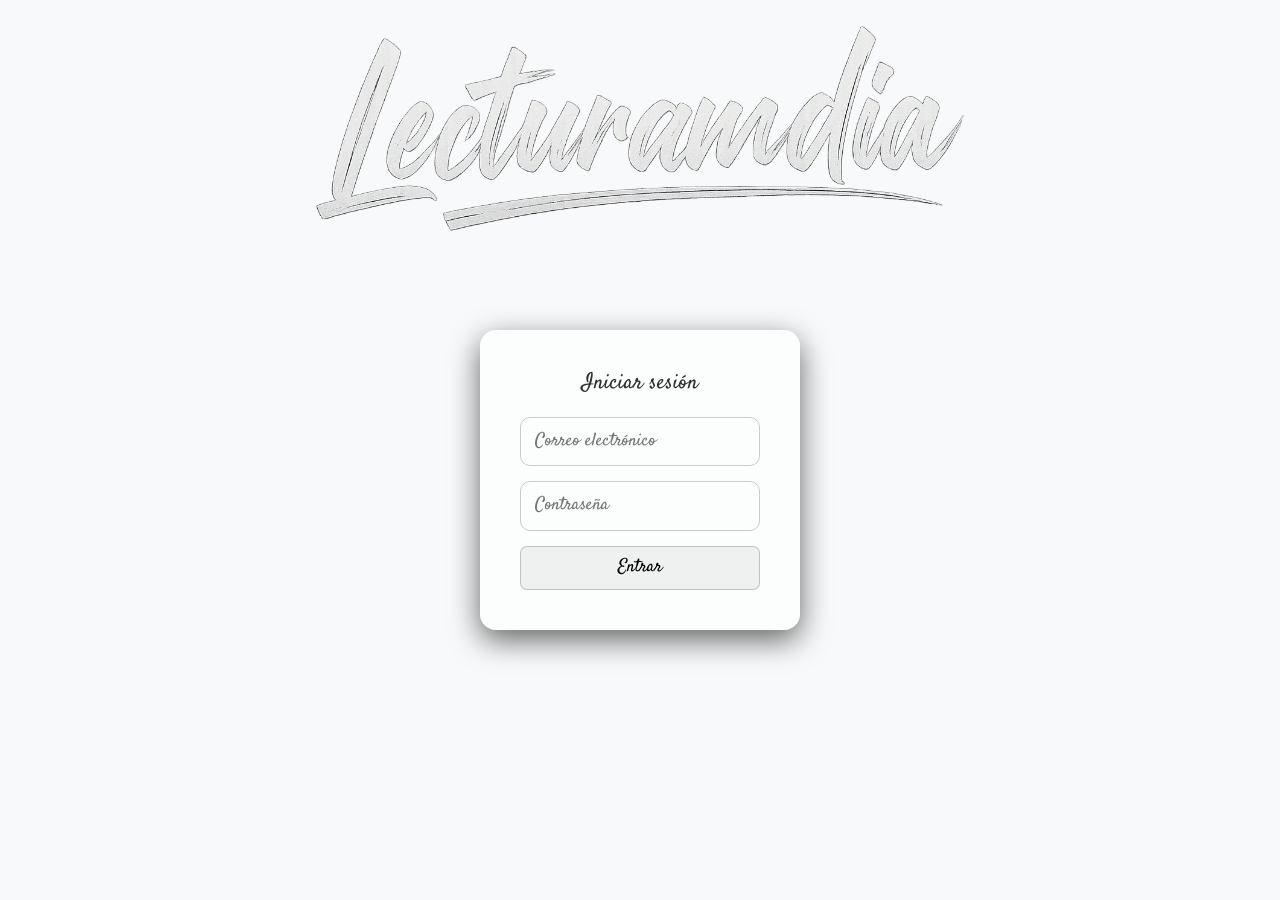
<file: index.html>
<!DOCTYPE html>
<html lang="es">
<head>
  <meta charset="UTF-8">
  <title>Lecturandia - Login</title>
  <meta name="viewport" content="width=device-width, initial-scale=1">
  <link href="https://cdn.jsdelivr.net/npm/bootstrap@5.3.3/dist/css/bootstrap.min.css" rel="stylesheet">
  <link rel="stylesheet" href="css/estilos.css">
  <link rel="icon" type="image/png" href="/favicon.png">
</head>

<body class="login-page bg-light d-flex align-items-center justify-content-center vh-100">

  <div class="login-container">

    <div class="login-box">

      <h2>Iniciar sesión</h2>

      <form id="loginForm">

        <div class="form-group">
          <input
            type="email"
            placeholder="Correo electrónico"
            id="usuario"
            required>
        </div>

        <div class="form-group">
          <input
            type="password"
            placeholder="Contraseña"
            id="password"
            required>
        </div>

        <button
          type="submit"
          class="btn-principal w-100"
          id="btnLogin">
          Entrar
        </button>

        <div id="login-error" class="error_login_oculto"></div>

      </form>

    </div>

  </div>

  <script type="module" src="js/connect.js"></script>

</body>
</html>
</file>
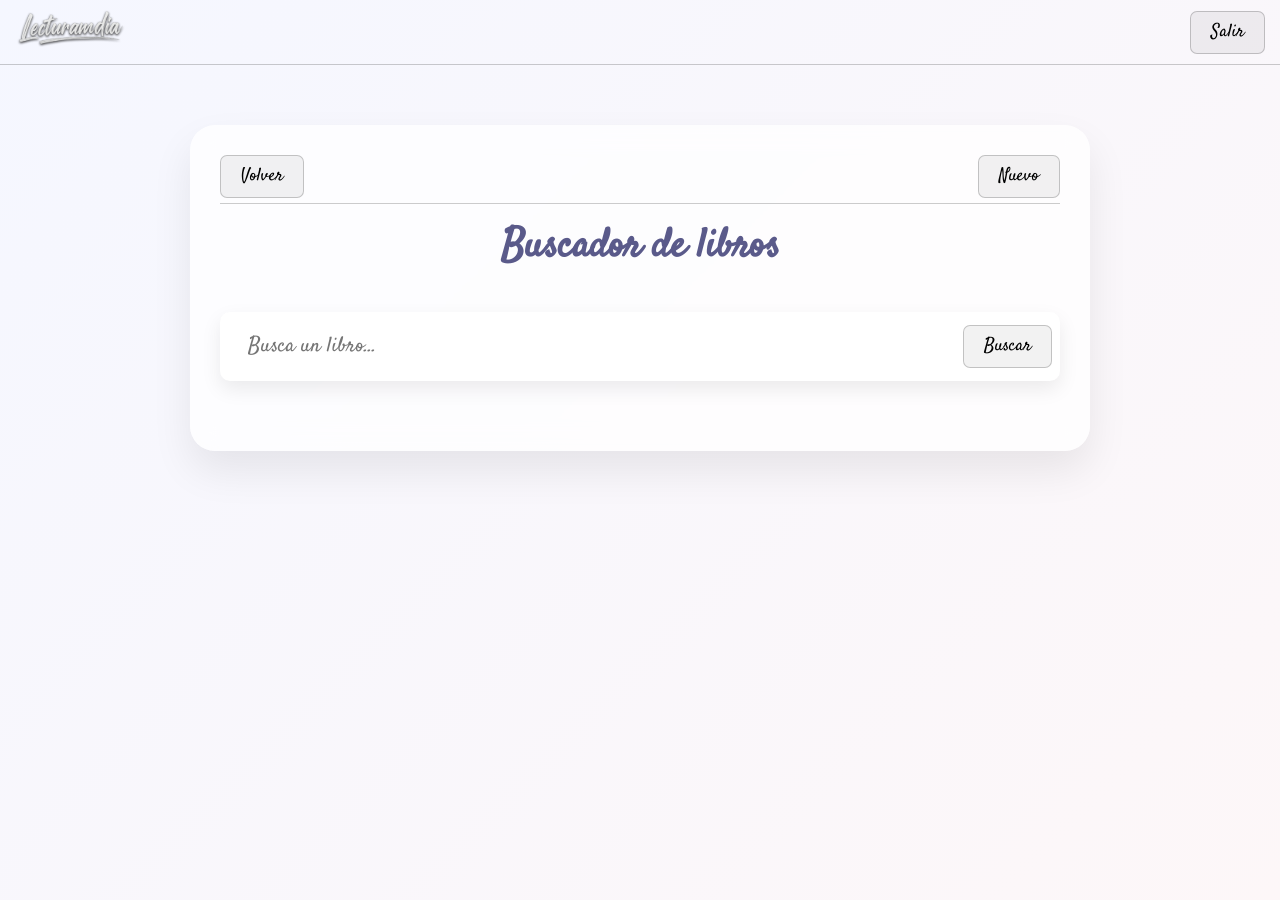
<file: buscar.html>
<!DOCTYPE html>
<html lang="es">
<head>
  <meta charset="UTF-8">
  <title>Buscador de libros</title>
  <link rel="stylesheet" href="css/estilos.css">
  <meta name="viewport" content="width=device-width, initial-scale=1">

</head>
<body>
<!-- ✅ BARRA SUPERIOR -->
   <div class="top-bar top-bar-top top-bar-libro">

    <div class="top-left-top">
      <img src="img/logo.png" class="logo-mini" alt="Lecturandia">
    </div>

    <div class="top-right-top">
      <span id="usuarioNombre"></span>
      <button id="btnLogout" class="btn-principal">Salir</button>
    </div>

  </div>
<div class="contenedor">
  
  <div class="top-bar-buscar">
    <button id="volver" class="btn-principal">
      Volver
    </button>
    <button id="nuevo" class="btn-principal">
      Nuevo
    </button>
  </div>

  
  <h1>Buscador de libros</h1>

  <div class="buscador">
    <input type="text" id="busqueda" placeholder="Busca un libro...">
    <button id="btnBuscar" class="btn-principal">Buscar</button>
  </div>

  <div id="resultados"></div>

</div>
<script type="module" src="js/buscar.js"></script>
</body>
</html>
</file>
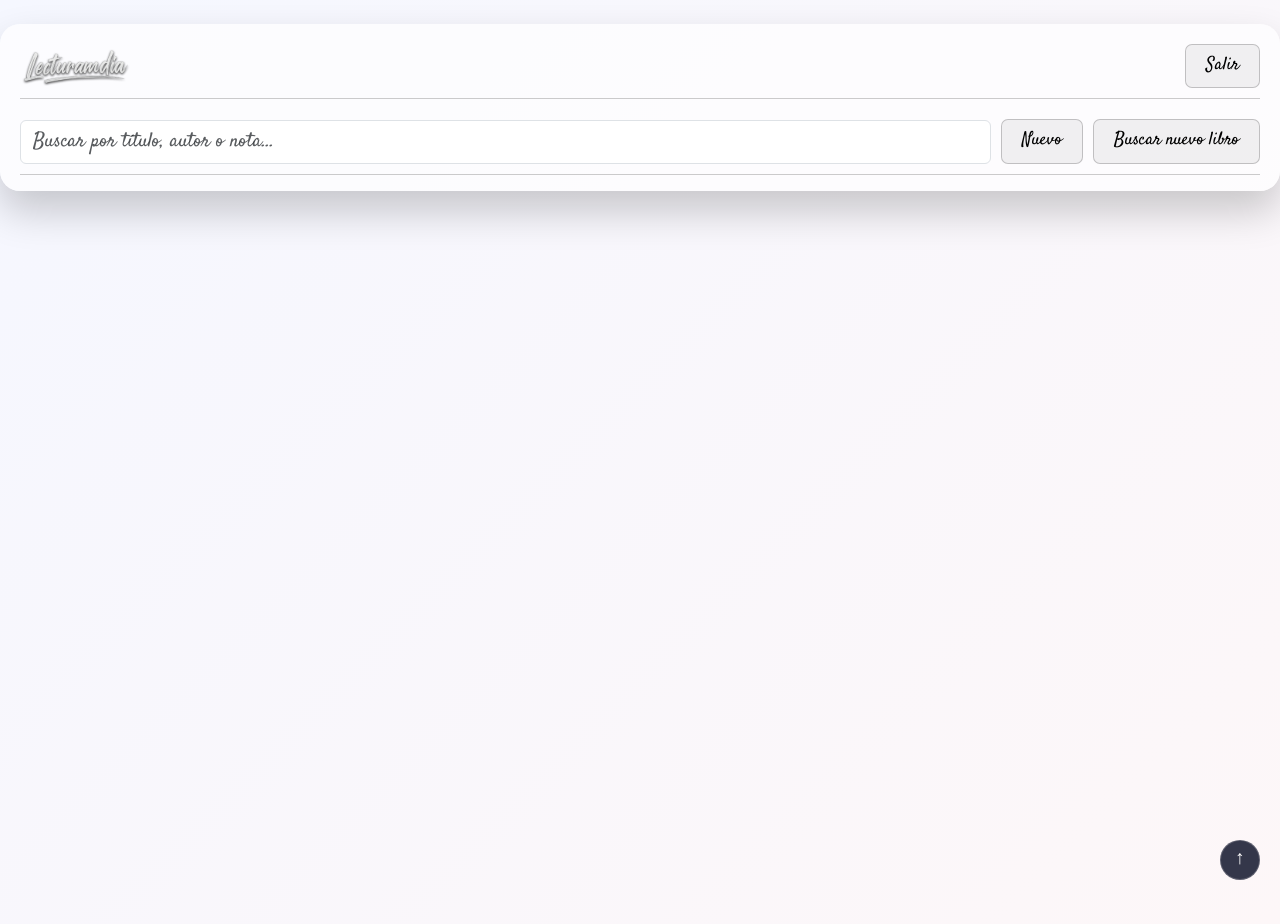
<file: leidos.html>
<!DOCTYPE html>
<html lang="es">
<head>
  <meta charset="UTF-8">
  <title>Libros leídos</title>
  <meta name="viewport" content="width=device-width, initial-scale=1">
  <link href="https://cdn.jsdelivr.net/npm/bootstrap@5.3.3/dist/css/bootstrap.min.css" rel="stylesheet">
  <link rel="stylesheet" href="css/estilos.css">
</head>
<body>

<div class="container-fluid mt-4 main-frame">

  <!-- ✅ BARRA SUPERIOR -->
   <div class="top-bar top-bar-top">

    <div class="top-left-top">
      <img src="img/logo.png" class="logo-mini" alt="Lecturandia">
    </div>

    <div class="top-right-top">
      <span id="usuarioNombre"></span>
      <button id="btnLogout" class="btn-principal">Salir</button>
    </div>

  </div>
  <div class="top-bar">
    <input
      type="text" 
      id="busqueda" 
      class="form-control" 
      placeholder="Buscar por título, autor o nota..."
      style="margin-right: 10px; font-size: 1em;"
    >
    <div class="botones-derecha">
      <button id="nuevo" class="btn-principal">Nuevo</button>
      <button id="buscar" class="btn-principal">Buscar nuevo libro</button>
    </div>
  </div>

  <!-- ✅ LISTADO -->
  <div id="gridLibros" class="row g-4"></div>
  <button id="btnTop" class="btn-top">
    ↑
  </button>


</div>

<script type="module"src="js/leidos.js"></script>

</body>
</html>
</file>
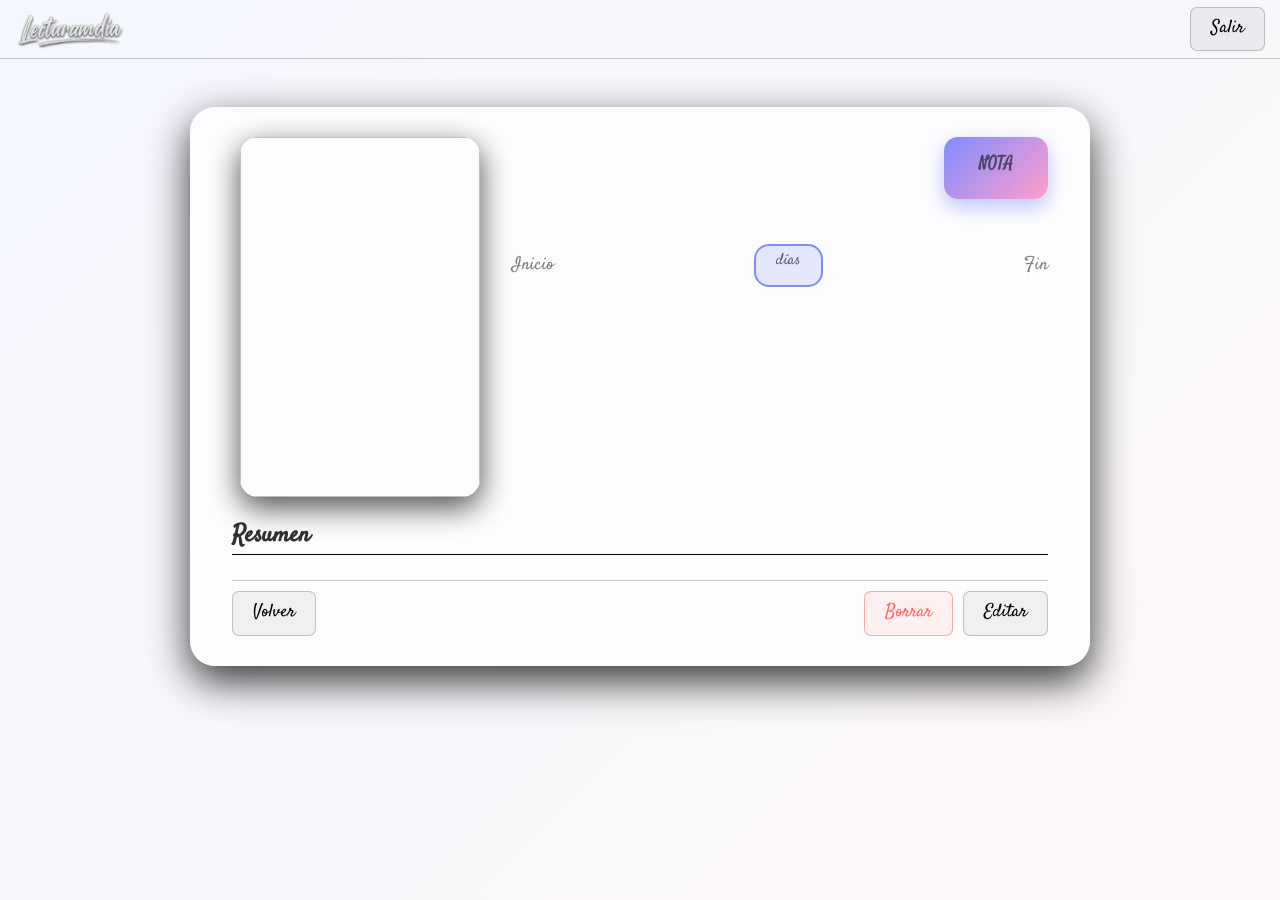
<file: libro.html>
<!DOCTYPE html>
<html lang="es">
<head>
  <meta charset="UTF-8">
  <title>Libro</title>
  <meta name="viewport" content="width=device-width, initial-scale=1">
  <link href="https://cdn.jsdelivr.net/npm/bootstrap@5.3.3/dist/css/bootstrap.min.css" rel="stylesheet">
  <link rel="stylesheet" href="css/estilos.css">
</head>
<body>
  <!-- ✅ BARRA SUPERIOR -->
   <div class="top-bar top-bar-top top-bar-libro">

    <div class="top-left-top">
      <img src="img/logo.png" class="logo-mini" alt="Lecturandia">
    </div>

    <div class="top-right-top">
      <span id="usuarioNombre"></span>
      <button id="btnLogout" class="btn-principal">Salir</button>
    </div>

  </div>

<div class="container d-flex justify-content-center mt-5">

  <div class="libro-card row">

    <!-- PORTADA -->
    <div class="col-md-4 text-center">
      <img id="portada" class="portada-libro">
    </div>

    <!-- INFO -->
    <div class="col-md-8 libro-info">

      <div class="header-libro d-flex justify-content-between align-items-start">

        <div>
          <h1 id="titulo" class="titulo-libro"></h1>
          <h5 id="tituloOriginal" class="titulo-original"></h5>
          <p class="autor"><span id="autor"></span></p>
        </div>

        <!-- NOTA ARRIBA DERECHA -->
        <div class="nota-box">
          <small>NOTA</small>
          <span id="valoracion"></span>
        </div>

      </div>

      <!-- FECHAS -->
      <div class="fechas">
        <div>
          <span class="label">Inicio</span>
          <span id="fechaInicio"></span>
        </div>

        <div class="dias-box">
          <span id="dias"></span>
          <small>días</small>
        </div>

        <div>
          <span class="label">Fin</span>
          <span id="fechaFin"></span>
        </div>
      </div>

    </div>

    <div class="col-12 resumen-container">
      <h4>Resumen</h4>
      <p id="resumen"></p>

      <div class="acciones-libro">
        <button id="volver" class="btn-principal">Volver</button>

        <div class="acciones-derecha">
          <button id="borrar" class="btn-alerta">Borrar</button>
          <button id="editar" class="btn-principal">Editar</button>
        </div>
      </div>

    </div>

    

  </div>

</div>
<div id="modalConfirmacion" class="modal-overlay oculto">

  <div class="modal-box">

    <p class="modal-texto">¿Seguro que quieres borrar este libro?</p>

    <div class="modal-acciones">
      <button id="confirmarSi" class="btn-alerta">Sí</button>
      <button id="confirmarNo" class="btn-principal">No</button>
    </div>

  </div>

</div>
  
<script type="module" src="js/libro.js"></script>

</body>
</html>
</file>
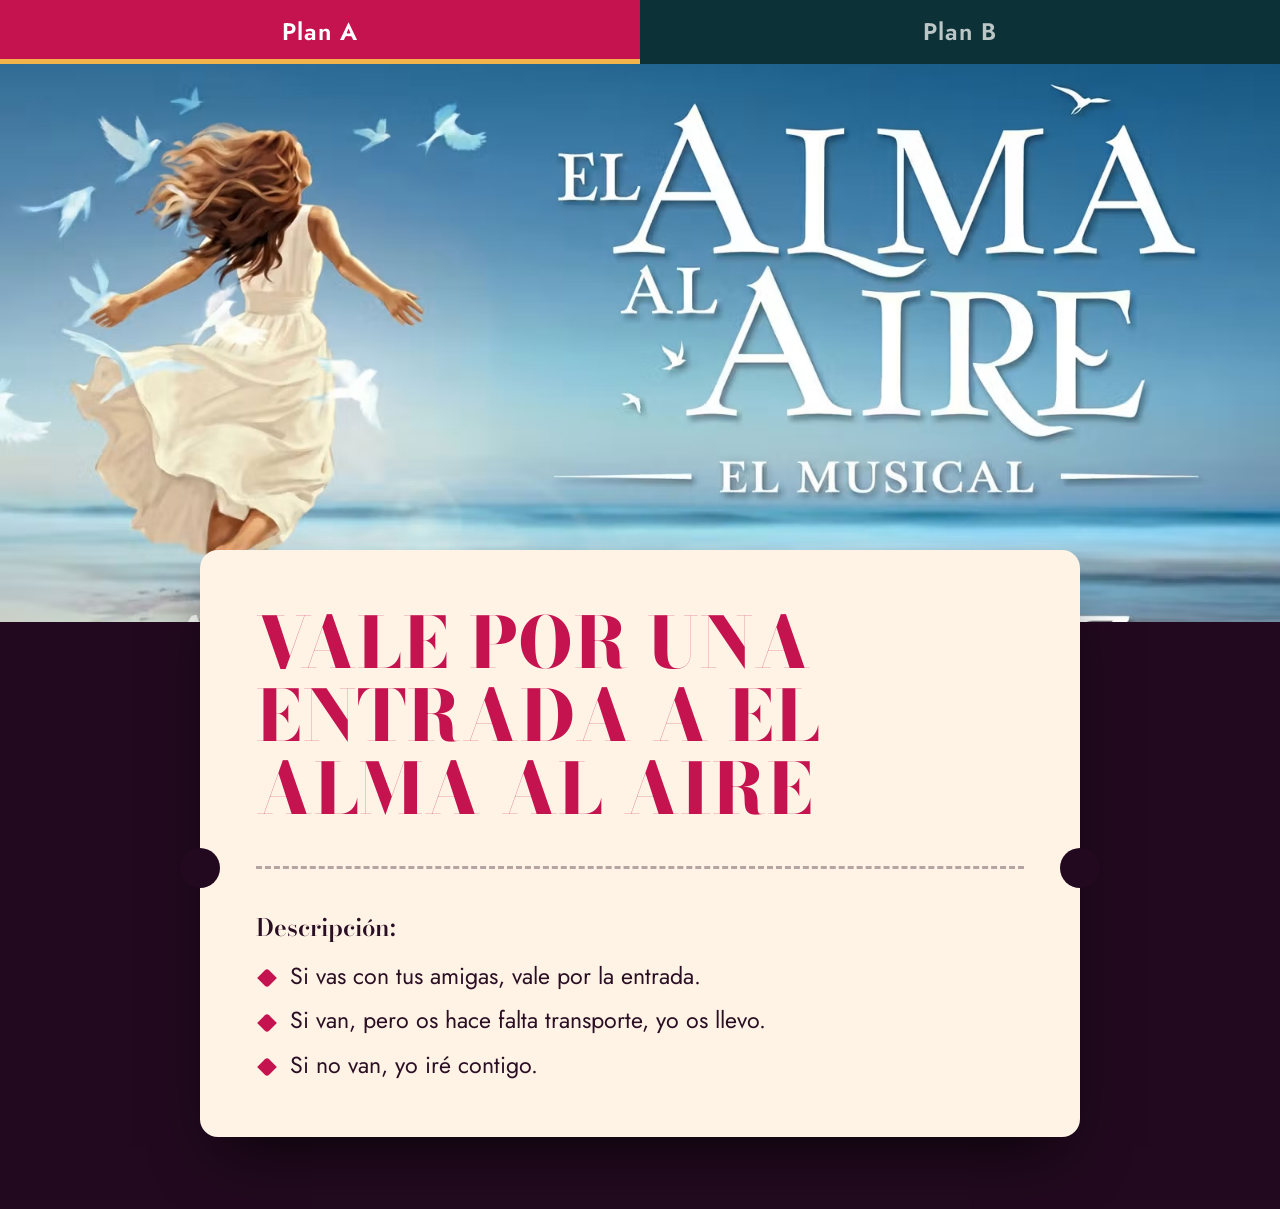
<file: planes.html>
<!DOCTYPE html>
<html lang="es">
<head>
<meta charset="UTF-8">
<meta name="viewport" content="width=device-width, initial-scale=1">
<title>Plan A · Plan B</title>
<link rel="preconnect" href="https://fonts.googleapis.com">
<link rel="preconnect" href="https://fonts.gstatic.com" crossorigin>
<link href="https://fonts.googleapis.com/css2?family=Bodoni+Moda:opsz,wght@6..96,600;6..96,800&family=Limelight&family=Jost:wght@400;500;600&display=swap" rel="stylesheet">
<style>
  :root {
    /* Plan A: musical, noche de teatro */
    --a-bg: #22091f;
    --a-bg-2: #4a1238;
    --a-paper: #fff3e6;
    --a-ink: #2a0f24;
    --a-accent: #c4134f;
    --a-gold: #f2b44a;

    /* Plan B: Kurios, gabinete de curiosidades */
    --b-bg: #08262b;
    --b-bg-2: #123d40;
    --b-paper: #f5ead0;
    --b-ink: #0b2a2e;
    --b-accent: #9a6a10;
    --b-brass: #d9ae52;

    --tabs-h: 64px;
  }

  * { box-sizing: border-box; margin: 0; padding: 0; }

  html { scroll-padding-top: var(--tabs-h); }

  body {
    font-family: "Jost", "Helvetica Neue", Arial, sans-serif;
    background: #000;
    color: #fff;
    min-height: 100vh;
    overflow-x: hidden;
  }

  /* ---------- Pestañas ---------- */
  .tabs {
    position: sticky;
    top: 0;
    z-index: 10;
    display: grid;
    grid-template-columns: 1fr 1fr;
    height: var(--tabs-h);
    width: 100%;
  }

  .tab {
    position: relative;
    border: 0;
    cursor: pointer;
    font: 600 clamp(1.05rem, 2.4vw, 1.5rem)/1 "Jost", sans-serif;
    letter-spacing: .04em;
    color: rgba(255,255,255,.72);
    transition: color .25s ease, background-color .25s ease;
  }

  .tab::after {
    content: "";
    position: absolute;
    left: 0; right: 0; bottom: 0;
    height: 5px;
    transform: scaleX(0);
    transition: transform .35s ease;
  }

  .tab[aria-selected="true"] { color: #fff; }
  .tab[aria-selected="true"]::after { transform: scaleX(1); }

  .tab:focus-visible { outline: 3px solid #fff; outline-offset: -6px; }

  .tab-a { background: #3a0f30; }
  .tab-a[aria-selected="true"] { background: var(--a-accent); }
  .tab-a::after { background: var(--a-gold); }

  .tab-b { background: #0c3237; }
  .tab-b[aria-selected="true"] { background: var(--b-accent); }
  .tab-b::after { background: var(--b-brass); }

  /* ---------- Slide ---------- */
  .viewport { overflow: hidden; width: 100%; }

  .track {
    display: flex;
    width: 200%;
    min-height: calc(100vh - var(--tabs-h));
    transition: transform .6s cubic-bezier(.77, 0, .18, 1);
  }
  .track[data-active="b"] { transform: translateX(-50%); }

  .panel {
    width: 50%;
    flex: none;
    position: relative;
    padding-bottom: 72px;
  }

  .panel-a { background: radial-gradient(120% 80% at 50% 0%, var(--a-bg-2), var(--a-bg) 70%); }
  .panel-b { background: radial-gradient(120% 80% at 50% 0%, var(--b-bg-2), var(--b-bg) 70%); }

  /* ---------- Imagen superior, de lado a lado ---------- */
  .hero img {
    display: block;
    width: 100%;
    height: auto;
    max-height: 62vh;
    object-fit: cover;
    object-position: center;
  }
  .panel-a .hero { background: linear-gradient(135deg, #6b1a4c, #c4134f); }
  .panel-b .hero { background: linear-gradient(135deg, #0f4a4f, #9a6a10); }

  .hero img {
    display: block;
    width: 100%;
    height: 100%;
    object-fit: cover;
  }
  .hero::after {
    content: "";
    position: absolute;
    inset: auto 0 0 0;
    height: 35%;
    pointer-events: none;
  }
  .panel-a .hero::after { background: linear-gradient(to top, var(--a-bg), transparent); }
  .panel-b .hero::after { background: linear-gradient(to top, var(--b-bg), transparent); }

  /* ---------- Vale ---------- */
  .ticket {
    position: relative;
    width: min(880px, calc(100% - 40px));
    margin: -72px auto 0;
    padding: clamp(28px, 5vw, 56px);
    border-radius: 18px;
    z-index: 2;
    box-shadow: 0 30px 60px -20px rgba(0,0,0,.7);
  }

  .panel-a .ticket { background: var(--a-paper); color: var(--a-ink); }
  .panel-b .ticket { background: var(--b-paper); color: var(--b-ink); }

  /* marco interior de latón en Plan B */
  .panel-b .ticket::before {
    content: "";
    position: absolute;
    inset: 10px;
    border: 2px solid var(--b-accent);
    border-radius: 12px;
    outline: 1px solid var(--b-accent);
    outline-offset: 4px;
    pointer-events: none;
    opacity: .75;
  }

  .ticket h1 {
    text-wrap: balance;
    text-transform: uppercase;
    line-height: 1.04;
    font-size: clamp(2.1rem, 6vw, 4.4rem);
  }

  .panel-a .ticket h1 {
    font-family: "Bodoni Moda", "Didot", "Times New Roman", serif;
    font-weight: 800;
    letter-spacing: .01em;
    color: var(--a-accent);
  }

  .panel-b .ticket h1 {
    font-family: "Limelight", "Poiret One", Georgia, serif;
    font-weight: 400;
    letter-spacing: .02em;
    color: var(--b-ink);
    text-align: center;
    padding: clamp(10px, 3vw, 28px) 0;
  }

  /* perforación del vale */
  .perf {
    position: relative;
    margin: clamp(26px, 4vw, 40px) 0;
    border-top: 3px dashed rgba(42, 15, 36, .35);
  }
  .perf::before,
  .perf::after {
    content: "";
    position: absolute;
    top: -21px;
    width: 40px;
    height: 40px;
    border-radius: 50%;
    background: var(--a-bg);
  }
  .perf::before { left: calc(-1 * clamp(28px, 5vw, 56px) - 20px); }
  .perf::after  { right: calc(-1 * clamp(28px, 5vw, 56px) - 20px); }

  .desc-title {
    font-family: "Bodoni Moda", Georgia, serif;
    font-weight: 600;
    font-size: 1.5rem;
    margin-bottom: 14px;
  }

  .desc-list { list-style: none; display: grid; gap: 12px; }

  .desc-list li {
    position: relative;
    padding-left: 34px;
    font-size: clamp(1.1rem, 2.4vw, 1.45rem);
    line-height: 1.4;
    max-width: 62ch;
  }
  .desc-list li::before {
    content: "";
    position: absolute;
    left: 4px;
    top: .5em;
    width: 14px;
    height: 14px;
    background: var(--a-accent);
    transform: rotate(45deg);
    border-radius: 3px 0 3px 0;
  }

  /* ---------- Movimiento y adaptación ---------- */
  @media (prefers-reduced-motion: reduce) {
    .track, .tab, .tab::after { transition: none; }
  }

  @media (max-width: 520px) {
    :root { --tabs-h: 56px; }
    .ticket { margin-top: -48px; border-radius: 14px; }
  }
</style>
</head>
<body>

<nav class="tabs" role="tablist" aria-label="Planes">
  <button class="tab tab-a" role="tab" id="tab-a" aria-controls="panel-a" aria-selected="true">Plan A</button>
  <button class="tab tab-b" role="tab" id="tab-b" aria-controls="panel-b" aria-selected="false" tabindex="-1">Plan B</button>
</nav>

<main class="viewport">
  <div class="track" id="track" data-active="a">

    <!-- PLAN A -->
    <section class="panel panel-a" id="panel-a" role="tabpanel" aria-labelledby="tab-a">
      <div class="hero">
        <img src="imagen1.jpg" alt="El Alma al Aire" onerror="this.style.display='none'">
      </div>
      <article class="ticket">
        <h1>Vale por una entrada a El Alma al Aire</h1>
        <div class="perf" aria-hidden="true"></div>
        <h2 class="desc-title">Descripción:</h2>
        <ul class="desc-list">
          <li>Si vas con tus amigas, vale por la entrada.</li>
          <li>Si van, pero os hace falta transporte, yo os llevo.</li>
          <li>Si no van, yo iré contigo.</li>
        </ul>
      </article>
    </section>

    <!-- PLAN B -->
    <section class="panel panel-b" id="panel-b" role="tabpanel" aria-labelledby="tab-b" aria-hidden="true" inert>
      <div class="hero">
        <img src="imagen2.jpg" alt="Cirque du Soleil: Kurios" onerror="this.style.display='none'">
      </div>
      <article class="ticket">
        <h1>Vale por una entrada al Circo del Sol: Kurios</h1>
      </article>
    </section>

  </div>
</main>

<script>
  (function () {
    var track = document.getElementById('track');
    var tabs = { a: document.getElementById('tab-a'), b: document.getElementById('tab-b') };
    var panels = { a: document.getElementById('panel-a'), b: document.getElementById('panel-b') };

    function select(id, focus) {
      ['a', 'b'].forEach(function (k) {
        var on = k === id;
        tabs[k].setAttribute('aria-selected', on);
        tabs[k].tabIndex = on ? 0 : -1;
        panels[k].setAttribute('aria-hidden', !on);
        if (on) panels[k].removeAttribute('inert'); else panels[k].setAttribute('inert', '');
      });
      track.dataset.active = id;
      window.scrollTo({ top: 0, behavior: 'smooth' });
      if (focus) tabs[id].focus();
      try { history.replaceState(null, '', '#plan-' + id); } catch (e) {}
    }

    tabs.a.addEventListener('click', function () { select('a'); });
    tabs.b.addEventListener('click', function () { select('b'); });

    document.querySelector('.tabs').addEventListener('keydown', function (e) {
      if (e.key === 'ArrowRight') select('b', true);
      if (e.key === 'ArrowLeft') select('a', true);
    });

    if (location.hash === '#plan-b') select('b');
  })();
</script>
</body>
</html>
</file>
<file: css/estilos.css>
@import url('https://fonts.googleapis.com/css2?family=Satisfy&display=swap');

/* =========================================================
   VARIABLES (cambia aquí colores y tamaños para todo el sitio)
   ========================================================= */
:root {
  --acento: #7f8cff;
  --rosa: #ff9ecb;
  --titulo: #5a5a8a;
  --texto: #2f2f2f;
  --peligro: #ff6b6b;
  --borde: rgba(0, 0, 0, 0.2);
  --fuente: "Satisfy", "Segoe UI", Arial, sans-serif;

  --fs-base: 1.25rem;   /* texto general */
  --fs-campo: 1.3rem;   /* inputs, textarea y select */
  --fs-boton: 1.1rem;   /* botones */
  --fs-peque: 1.1rem;   /* textos secundarios */
}

/* =========================================================
   BASE
   ========================================================= */
* {
  box-sizing: border-box;
  margin: 0;
  padding: 0;
}

body {
  font-family: var(--fuente);
  font-size: var(--fs-base);
  background: linear-gradient(135deg, #f5f7ff, #fdf7f8);
  color: var(--texto);
  min-height: 100vh;
  -webkit-font-smoothing: antialiased;
  text-rendering: optimizeLegibility;
}

h1 {
  text-align: center;
  margin-bottom: 35px;
  font-weight: 600;
  color: var(--titulo);
}

/* Campos de formulario: misma fuente y tamaño legible en todos */
input,
textarea,
select {
  font-family: inherit;
  font-size: var(--fs-campo);
}

button {
  font-family: inherit;
  font-size: var(--fs-boton);
}

input {
  flex: 1;
  min-width: 0;
  border: none;
  outline: none;
  padding: 12px 20px;
  border-radius: 50px;
  background: transparent;
}

/* Scroll */
::-webkit-scrollbar {
  width: 8px;
}

::-webkit-scrollbar-thumb {
  background: #d6d6f5;
  border-radius: 10px;
}

/* =========================================================
   CONTENEDORES
   ========================================================= */
.contenedor {
  width: 75%;
  max-width: 900px;
  margin: 60px auto;
  padding: 30px;
  border-radius: 25px;
  background: rgba(255, 255, 255, 0.75);
  box-shadow: 0 20px 40px rgba(0, 0, 0, 0.08);
  backdrop-filter: blur(12px);
}

.main-frame {
  position: relative;
  max-width: 1400px;
  margin: 20px auto;
  padding: 20px;
  border-radius: 20px;
  background: rgba(255, 255, 255, 0.7);
  box-shadow: 0 20px 40px rgba(0, 0, 0, 0.2);
}

/* =========================================================
   BARRAS SUPERIORES
   ========================================================= */
.top-bar {
  display: flex;
  justify-content: flex-end;
  align-items: center;
  border-bottom: 1px solid var(--borde);
  padding-bottom: 10px;
  margin-bottom: 20px;
}

.top-bar-buscar {
  display: flex;
  justify-content: space-between;
  align-items: center;
  border-bottom: 1px solid var(--borde);
  padding-bottom: 5px;
  margin-bottom: 15px;
}

.top-bar-top {
  display: flex;
  justify-content: space-between;
  align-items: center;
}

.top-bar-libro {
  padding: 7px 15px;
}

.top-right {
  display: flex;
  align-items: center;
  gap: 10px;
}

.botones-derecha,
.acciones-derecha {
  display: flex;
  gap: 10px;
}

.logo-mini {
  height: 40px;
  width: auto;
  filter: drop-shadow(0 1px 1px rgba(0, 0, 0, 0.8));
}

.logo-mini:hover {
  transform: scale(1.05);
}

#usuarioNombre {
  color: rgba(0, 0, 0, 0.7);
  font-weight: 500;
  font-size: 1.05rem;
  margin-right: 15px;
}

/* =========================================================
   BOTONES
   ========================================================= */
.btn-principal,
.btn-editar,
.btn-volver {
  padding: 8px 20px;
  border-radius: 7px;
  border: 1px solid var(--borde);
  background: rgba(0, 0, 0, 0.05);
  font-size: var(--fs-boton);
  cursor: pointer;
  transition: 0.25s;
}

.btn-editar,
.btn-volver {
  padding: 8px 14px;
  border-radius: 10px;
}

.btn-principal:hover,
.btn-editar:hover,
.btn-volver:hover {
  background: rgba(127, 140, 255, 0.2);
  border-color: var(--acento);
}

.btn-alerta {
  padding: 6px 20px;
  border-radius: 7px;
  border: 1px solid rgba(255, 0, 0, 0.3);
  background: rgba(255, 0, 0, 0.05);
  color: var(--peligro);
  font-size: var(--fs-boton);
  cursor: pointer;
  transition: 0.2s;
}

.btn-alerta:hover,
#confirmarSi:hover {
  background: rgba(255, 0, 0, 0.2);
  border-color: rgba(255, 0, 0, 0.5);
  transform: translateY(-1px);
}

.btn-completar {
  margin-top: 20px;
  padding: 5px 10px;
}

.btn-top {
  position: fixed;
  bottom: 20px;
  right: 20px;
  z-index: 1000;
  width: 40px;
  height: 40px;
  display: flex;
  align-items: center;
  justify-content: center;
  border-radius: 50%;
  border: 1px solid rgba(255, 255, 255, 0.2);
  background: rgba(30, 34, 55, 0.9);
  color: #fff;
  font-size: 1.2rem;
  cursor: pointer;
  transition: 0.25s;
}

.btn-top:hover {
  background: rgba(127, 140, 255, 0.3);
  transform: translateY(-2px);
}

/* =========================================================
   BUSCADOR
   ========================================================= */
.buscador {
  display: flex;
  justify-content: center;
  align-items: center;
  flex-wrap: wrap;
  gap: 10px;
  padding: 8px;
  margin-bottom: 40px;
  border-radius: 10px;
  background: #fff;
  box-shadow: 0 8px 20px rgba(0, 0, 0, 0.08);
}

/* =========================================================
   LISTAS DE LIBROS
   ========================================================= */

/* Tarjeta en lista (horizontal) */
.libro {
  display: flex;
  gap: 15px;
  padding: 18px;
  margin-bottom: 18px;
  border-radius: 18px;
  background: #fff;
  box-shadow: 0 8px 18px rgba(0, 0, 0, 0.05);
  transition: all 0.25s ease;
  cursor: pointer;
}

.libro:hover {
  transform: translateY(-3px);
  box-shadow: 0 12px 25px rgba(0, 0, 0, 0.08);
}

.libro img {
  width: 75px;
  border-radius: 10px;
  object-fit: cover;
}

.info {
  display: flex;
  flex-direction: column;
  justify-content: center;
}

.info h3 {
  margin-bottom: 6px;
  font-size: 1.4em;
  color: #4a4a6a;
}

.autor {
  margin-bottom: 10px;
  font-size: 1.2rem;
  color: #8a8ab0;
}

.detalles {
  margin-top: 4px;
  font-size: var(--fs-peque);
  color: #b0b0c5;
}

/* Tarjeta en cuadrícula (vertical) */
.libro-item {
  display: flex;
  flex-direction: column;
  justify-content: space-between;
  height: 100%;
  padding: 12px;
  text-align: center;
  border-radius: 16px;
  border: 1px solid var(--borde);
  background: rgba(255, 255, 255, 0.9);
  box-shadow: 0 0 10px rgba(0, 0, 0, 0.08);
  transition: 0.25s;
  cursor: pointer;
}

.libro-item:hover {
  transform: translateY(-4px);
  box-shadow: 0 10px 25px rgba(0, 0, 0, 0.6);
}

.libro-item .titulo {
  display: flex;
  align-items: center;
  justify-content: center;
  height: 2.6em;
  margin-bottom: 5px;
  font-size: 1.1rem;
  font-weight: bold;
  line-height: 1.3em;
  text-align: center;
}

.libro-item .titulo span {
  display: -webkit-box;
  -webkit-line-clamp: 2;
  line-clamp: 2;
  -webkit-box-orient: vertical;
  overflow: hidden;
  text-overflow: ellipsis;
}

.libro-content {
  display: flex;
  gap: 10px;
  align-items: center;
}

.libro-content img {
  width: 70px;
  border-radius: 10px;
}

.libro-content .info {
  font-size: var(--fs-peque);
  opacity: 0.7;
}

.libro-portada {
  flex-grow: 1;
  display: flex;
  align-items: center;
  justify-content: center;
}

.libro-portada img {
  width: 100%;
  max-width: 180px;
  border-radius: 12px;
}

/* Separadores por año / mes */
.separador-anio,
.separador-mes {
  width: 100%;
  display: flex;
  align-items: center;
  text-align: center;
}

.separador-anio::before,
.separador-anio::after,
.separador-mes::before,
.separador-mes::after {
  content: "";
  flex: 1;
  background: rgba(0, 0, 0, 0.4);
}

.separador-anio {
  margin: 30px 0 10px;
  background: rgba(0, 0, 0, 0.04);
}

.separador-anio span {
  padding: 0 15px;
  font-size: 1.4rem;
  font-weight: bold;
}

.separador-anio::before,
.separador-anio::after {
  height: 2px;
}

.separador-mes {
  margin: 15px 0 5px;
}

.separador-mes span {
  padding: 0 10px;
  font-size: 1.1rem;
  opacity: 0.8;
}

.separador-mes::before,
.separador-mes::after {
  height: 1px;
  background: rgba(0, 0, 0, 0.2);
}

/* =========================================================
   FICHA (formulario de edición)
   ========================================================= */
.ficha {
  display: flex;
}

.ficha img,
.portada-ficha {
  width: 100%;
  max-width: 210px;
  aspect-ratio: 2 / 3;
  object-fit: cover;
  border-radius: 15px;
}

.ficha img {
  margin-right: 30px;
}

.portada-ficha {
  box-shadow: 0 10px 25px rgba(0, 0, 0, 0.8);
  cursor: pointer;
  transition: 0.25s ease;
}

.portada-ficha:hover {
  opacity: 0.85;
  transform: scale(1.02);
}

.formulario-ficha {
  flex: 1;
  display: flex;
  flex-direction: column;
  gap: 10px;
  padding-left: 20px;
}

.formulario-ficha input,
.formulario-ficha textarea {
  padding: 8px 12px;
  border: none;
  border-radius: 10px;
  color: #000;
}

.formulario button {
  margin-top: 15px;
}

.acciones-ficha {
  display: flex;
  justify-content: space-between;
  align-items: center;
  margin-top: 20px;
}

/* Campos con estilo "hundido" */
.input-custom,
.input-fecha {
  padding: 8px 12px;
  border: 1px solid rgba(255, 255, 255, 0.15);
  border-radius: 12px;
  background: rgba(255, 255, 255, 0.08);
  color: var(--texto);
  box-shadow: inset 0 1px 3px rgba(0, 0, 0, 0.6);
}

.input-custom:focus,
.input-fecha:focus {
  outline: none;
  border-color: var(--acento);
  box-shadow: 0 0 8px rgba(127, 140, 255, 0.4);
}

.select-rating {
  display: block;
  width: 100px;
  margin: 0 auto;
  padding: 6px;
  text-align: center;
  font-size: 1.4rem;
  font-weight: 700;
  color: #000;
  background: rgba(127, 140, 255, 0.15);
  border: 2px solid #ff6161;
  border-radius: 12px;
  transition: 0.2s ease;
}

.select-rating:focus {
  outline: none;
  border-color: var(--rosa);
  box-shadow: 0 0 8px rgba(255, 158, 203, 0.5);
}

/* =========================================================
   DETALLE DE LIBRO
   ========================================================= */
.libro-card {
  position: relative;
  width: 100%;
  max-width: 900px;
  margin-bottom: 2em;
  padding: 30px;
  border-radius: 25px;
  background: rgba(255, 255, 255, 0.75);
  box-shadow: 0 15px 40px rgba(0, 0, 0, 0.8);
}

.portada-libro {
  width: 100%;
  max-width: 240px;
  aspect-ratio: 2 / 3;
  object-fit: cover;
  border-radius: 18px;
  box-shadow: 0 10px 30px rgba(0, 0, 0, 0.7);
}

.libro-info {
  display: flex;
  flex-direction: column;
  gap: 10px;
}

.titulo-libro {
  margin-bottom: 35px;
  font-size: 2.5rem;
  font-weight: 600;
  color: var(--titulo);
  text-align: left;
}

.libro-card .titulo-libro {
  margin: 20px 0 0;
}

.titulo-original {
  font-size: var(--fs-peque);
  opacity: 0.6;
}

.fechas {
  display: flex;
  align-items: center;
  justify-content: space-between;
  margin-top: 15px;
}

.label {
  display: block;
  font-size: var(--fs-peque);
  opacity: 0.6;
}

/* Días de lectura */
.dias-box {
  text-align: center;
  padding: 10px 20px;
  border-radius: 15px;
  background: rgba(127, 140, 255, 0.2);
  border: 2px solid var(--acento);
}

.dias-box span {
  display: block;
  margin-bottom: -0.7rem;
  font-size: 2.1rem;
  font-weight: 700;
}

.dias-box small {
  font-size: 1rem;
  opacity: 0.7;
}

/* Nota destacada */
.nota-box {
  display: flex;
  flex-direction: column;
  align-items: center;
  margin: 0 0 20px 20px;
  padding: 15px 35px;
  border-radius: 14px;
  background: linear-gradient(135deg, var(--acento), var(--rosa));
  color: #1e1f2b;
  box-shadow: 0 8px 20px rgba(127, 140, 255, 0.5);
}

.nota-box small {
  font-size: 1rem;
  font-weight: 600;
  opacity: 0.7;
}

.nota-box span {
  margin-top: 0.5rem;
  font-size: 4rem;
  font-weight: 700;
  line-height: 1;
}

/* Resumen */
.resumen-container {
  margin-top: 25px;
}

.resumen-container h4 {
  margin-bottom: 10px;
  padding-bottom: 0.2rem;
  border-bottom: 1px solid #000;
  font-weight: 800;
}

.resumen-container p {
  text-align: justify;
  font-size: 1.2rem;
  line-height: 1.6;
  opacity: 0.9;
}

.acciones-libro {
  display: flex;
  justify-content: space-between;
  align-items: center;
  margin-top: 25px;
  padding-top: 10px;
  border-top: 1px solid var(--borde);
}

/* =========================================================
   OVERLAYS Y MODAL
   ========================================================= */
.overlay,
.modal-overlay {
  position: fixed;
  top: 0;
  left: 0;
  width: 100%;
  height: 100%;
  display: flex;
  justify-content: center;
  align-items: center;
}

.overlay {
  z-index: 9999;
  background: rgba(0, 0, 0, 0.7);
}

.modal-overlay {
  z-index: 1000;
  background: rgba(0, 0, 0, 0.6);
}

.mensaje-carga {
  padding: 25px 40px;
  border-radius: 15px;
  background: rgba(30, 34, 55, 0.9);
  color: #fff;
  font-size: 1.4rem;
  font-weight: 600;
  box-shadow: 0 10px 30px rgba(0, 0, 0, 0.8);
  animation: fadeIn 0.3s ease;
}

.modal-box {
  width: 300px;
  padding: 25px;
  border-radius: 20px;
  background: rgba(255, 255, 255, 0.85);
  text-align: center;
  box-shadow: 0 10px 30px rgba(0, 0, 0, 0.8);
  animation: fadeIn 0.2s ease;
}

.modal-texto {
  margin-bottom: 20px;
  font-size: 1.15rem;
}

.modal-acciones {
  display: flex;
  gap: 10px;
  justify-content: center;
}

@keyframes fadeIn {
  from { opacity: 0; transform: scale(0.95); }
  to   { opacity: 1; transform: scale(1); }
}

/* =========================================================
   LOGIN
   ========================================================= */
.login-page {
  background-image: url("../img/logo.png");
  background-repeat: no-repeat;
  background-position: center 0;
  background-size: 700px;
}

.login-container {
  height: 100vh;
  display: flex;
  justify-content: center;
  align-items: center;
  padding-top: 60px;
}

.login-box {
  width: 320px;
  padding: 40px;
  border-radius: 16px;
  background: rgba(255, 255, 255, 0.6);
  backdrop-filter: blur(8px);
  text-align: center;
  box-shadow: 0 10px 30px rgba(0, 0, 0, 0.6), 0 0 10px rgba(255, 255, 255, 0.05);
}

.login-box h2 {
  margin-bottom: 20px;
  font-size: 1.4rem;
}

.form-group {
  margin-bottom: 15px;
}

.form-group input {
  width: 100%;
  padding: 10px 14px;
  border: 1px solid var(--borde);
  border-radius: 10px;
  background: transparent;
  color: #444;
  font-size: 1.15rem;
}

.form-group input:focus {
  outline: none;
  border-color: var(--acento);
}

.logo {
  width: 300px;
  max-width: 100%;
  height: auto;
  margin-bottom: 10px;
  filter: drop-shadow(0 2px 5px rgba(0, 0, 0, 0.02));
}

#login-error {
  margin-top: 15px;
  padding: 10px;
  border-radius: 8px;
  background: rgba(255, 50, 50, 0.15);
  border: 1px solid rgba(255, 50, 50, 0.4);
  color: var(--peligro);
  font-size: 1rem;
}

.error_login_oculto {
  display: none;
}

/* =========================================================
   UTILIDADES
   ========================================================= */
.oculto {
  display: none !important;
}

/* =========================================================
   RESPONSIVE
   ========================================================= */
@media (max-width: 768px) {
  .login-page {
    background-size: 400px;
  }

  .login-container {
    padding-top: 100px;
  }

  .libro-info {
    margin-top: 2em;
  }
}

@media (max-width: 576px) {
  .buscador {
    flex-direction: column;
    align-items: stretch;
  }

  .buscador input {
    width: 100%;
  }

  .top-bar,
  .botones-derecha {
    display: block;
    text-align: center;
  }

  .top-bar-libro {
    text-align: center;
  }

  .form-control {
    margin-bottom: 1em;
  }

  .logo-mini {
    height: 100px;
    margin-bottom: 10px;
  }
}

@media (max-width: 330px) {
  .logo-mini {
    height: 50px;
  }

  .login-page {
    height: 250px;
  }
}
</file>
